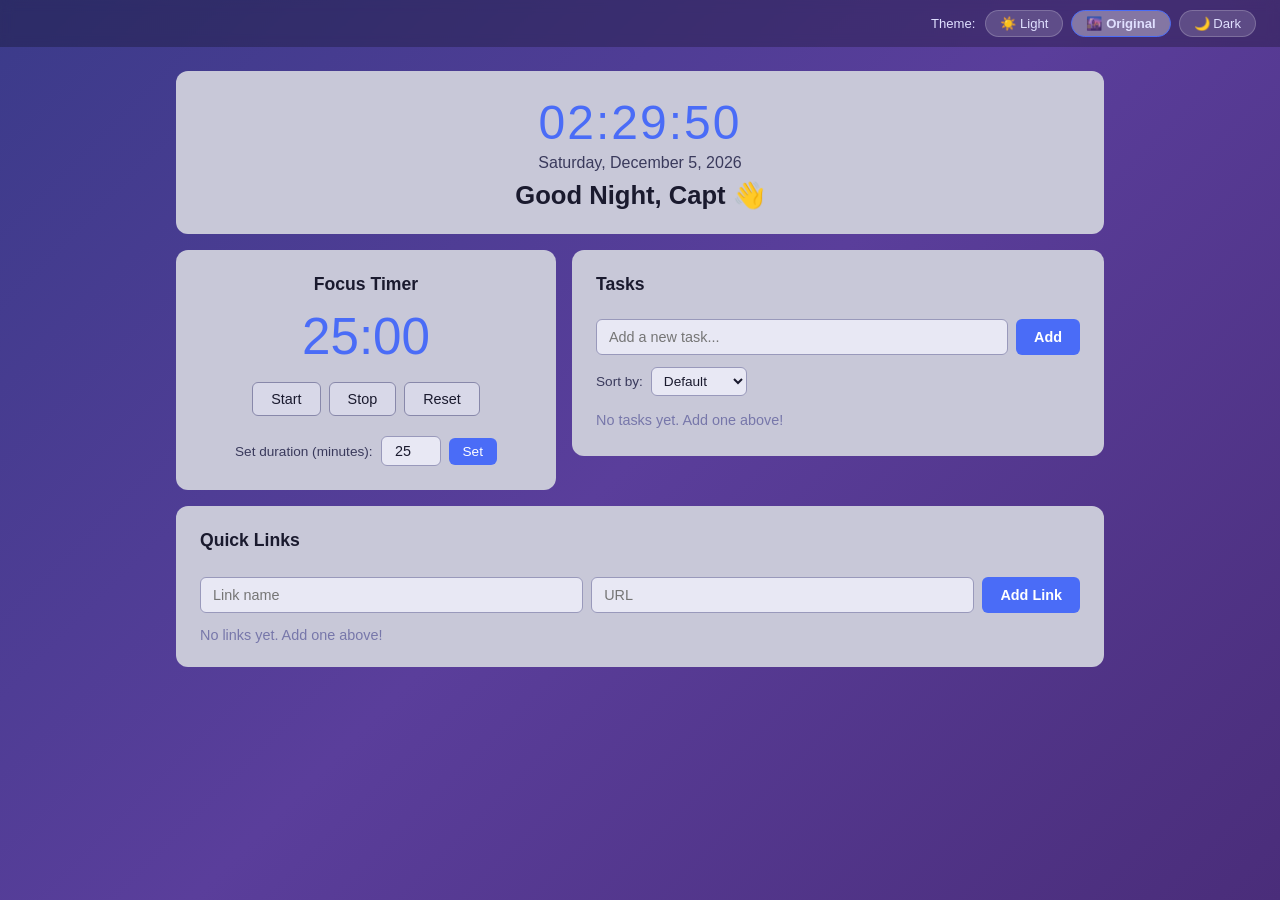
<file: index.html>
<!DOCTYPE html>
<html lang="en">

<head>
  <meta charset="UTF-8" />
  <meta name="viewport" content="width=device-width, initial-scale=1.0" />
  <title>Life Dashboard</title>
  <link rel="stylesheet" href="css/style.css" />
</head>

<body>

  <!-- Tombol ganti tema — pojok kanan atas -->
  <div class="theme-bar">
    <span class="theme-label">Theme:</span>
    <button class="theme-btn" data-theme="light"    aria-label="Light mode">☀️ Light</button>
    <button class="theme-btn" data-theme="original" aria-label="Original mode">🌆 Original</button>
    <button class="theme-btn" data-theme="dark"     aria-label="Dark mode">🌙 Dark</button>
  </div>

  <!-- Seluruh konten dashboard dibungkus dalam main -->
  <main class="dashboard">

    <!-- ==============================
         SECTION 1: Greeting & Clock
    ================================= -->
    <header class="card greeting-card">
      <p id="current-time" class="clock">00:00:00</p>
      <p id="current-date" class="date">Monday, January 1, 2026</p>
      <h1 id="greeting-text" class="greeting">Good Morning</h1>
    </header>

    <!-- ==============================
         SECTION 2 & 3: Timer + Tasks
         (side by side layout)
    ================================= -->
    <div class="row">

      <!-- Focus Timer -->
      <section class="card timer-card" aria-label="Focus Timer">
        <h2 class="section-title">Focus Timer</h2>
        <p id="timer-display" class="timer-display">25:00</p>

        <div class="timer-controls">
          <button id="btn-start" type="button">Start</button>
          <button id="btn-stop"  type="button">Stop</button>
          <button id="btn-reset" type="button">Reset</button>
        </div>

        <!-- Challenge: Change Pomodoro time -->
        <div class="timer-custom">
          <label for="custom-minutes">Set duration (minutes):</label>
          <input
            id="custom-minutes"
            type="number"
            min="1"
            max="60"
            value="25"
          />
          <button id="btn-set-timer" type="button">Set</button>
        </div>
      </section>

      <!-- Tasks -->
      <section class="card tasks-card" aria-label="Tasks">
        <h2 class="section-title">Tasks</h2>

        <!-- Form tambah task -->
        <form id="task-form" class="task-form">
          <input
            id="task-input"
            type="text"
            placeholder="Add a new task..."
            autocomplete="off"
          />
          <button type="submit">Add</button>
        </form>

        <!-- Challenge: Sort tasks -->
        <div class="task-sort">
          <label for="sort-select">Sort by:</label>
          <select id="sort-select">
            <option value="default">Default</option>
            <option value="az">A → Z</option>
            <option value="za">Z → A</option>
            <option value="done">Done last</option>
          </select>
        </div>

        <!-- List task akan di-render oleh JavaScript -->
        <ul id="task-list" class="task-list" aria-label="Task list">
          <!-- task di-render oleh JS -->
        </ul>
      </section>

    </div><!-- end .row -->

    <!-- ==============================
         SECTION 4: Quick Links
    ================================= -->
    <section class="card links-card" aria-label="Quick Links">
      <h2 class="section-title">Quick Links</h2>

      <!-- Form tambah link -->
      <form id="link-form" class="link-form">
        <input
          id="link-name"
          type="text"
          placeholder="Link name"
          autocomplete="off"
        />
        <input
          id="link-url"
          type="url"
          placeholder="URL"
          autocomplete="off"
        />
        <button type="submit">Add Link</button>
      </form>

      <!-- List link akan di-render oleh JavaScript -->
      <div id="link-list" class="link-list" role="list" aria-label="Quick links">
        <!-- tombol link muncul di sini -->
      </div>
    </section>

  </main><!-- end .dashboard -->

  <script src="js/app.js"></script>

</body>

</html>
</file>
<file: css/style.css>
/* =============================================
   RESET & BASE
   ============================================= */
*, *::before, *::after {
  box-sizing: border-box;
  margin: 0;
  padding: 0;
}

/* =============================================
   CSS VARIABLES — dipakai oleh semua tema
   ============================================= */

/* DEFAULT = Original (ungu, persis gambar awal) */
:root {
  --bg-body:        linear-gradient(135deg, #3b3b8a 0%, #5a3e9b 50%, #4a2d7a 100%);
  --bg-card:        #c8c8d8;
  --bg-card-item:   #d8d8e8;
  --bg-input:       #e8e8f4;
  --bg-btn-neutral: #d8d8e8;
  --border-color:   #9999bb;
  --border-neutral: #8888aa;
  --text-primary:   #1a1a2e;
  --text-secondary: #3a3a5c;
  --text-muted:     #7777aa;
  --accent:         #4a6cf7;
  --accent-hover:   #3a5ce7;
  --btn-neutral-hover: #b8b8cc;
  --theme-bar-bg:   rgba(0, 0, 0, 0.25);
  --theme-bar-text: #e0e0ff;
  --theme-btn-bg:   rgba(255,255,255,0.15);
  --theme-btn-hover: rgba(255,255,255,0.28);
  --theme-btn-active: rgba(255,255,255,0.35);
}

/* LIGHT theme — putih / abu terang */
body.theme-light {
  --bg-body:        linear-gradient(135deg, #e8eaf6 0%, #f3e5f5 50%, #e1f5fe 100%);
  --bg-card:        #ffffff;
  --bg-card-item:   #f0f0f8;
  --bg-input:       #f5f5ff;
  --bg-btn-neutral: #e8e8f5;
  --border-color:   #b0b0d0;
  --border-neutral: #b8b8cc;
  --text-primary:   #111128;
  --text-secondary: #333355;
  --text-muted:     #8888aa;
  --accent:         #4a6cf7;
  --accent-hover:   #3a5ce7;
  --btn-neutral-hover: #d0d0e8;
  --theme-bar-bg:   rgba(255,255,255,0.55);
  --theme-bar-text: #333355;
  --theme-btn-bg:   rgba(74,108,247,0.12);
  --theme-btn-hover: rgba(74,108,247,0.22);
  --theme-btn-active: rgba(74,108,247,0.32);
}

/* DARK theme — hitam gelap */
body.theme-dark {
  --bg-body:        linear-gradient(135deg, #0d0d1a 0%, #12122a 50%, #0a0a18 100%);
  --bg-card:        #1e1e30;
  --bg-card-item:   #28283e;
  --bg-input:       #252538;
  --bg-btn-neutral: #2e2e44;
  --border-color:   #44446a;
  --border-neutral: #3a3a58;
  --text-primary:   #e8e8ff;
  --text-secondary: #aaaacc;
  --text-muted:     #6666aa;
  --accent:         #6a8cff;
  --accent-hover:   #5a7cef;
  --btn-neutral-hover: #3a3a58;
  --theme-bar-bg:   rgba(0, 0, 0, 0.45);
  --theme-bar-text: #aaaacc;
  --theme-btn-bg:   rgba(255,255,255,0.08);
  --theme-btn-hover: rgba(255,255,255,0.16);
  --theme-btn-active: rgba(255,255,255,0.22);
}

body {
  font-family: 'Segoe UI', Tahoma, Geneva, Verdana, sans-serif;
  font-size: 16px;
  background: var(--bg-body);
  min-height: 100vh;
  color: var(--text-primary);
  transition: background 0.3s, color 0.3s;
}


/* =============================================
   THEME BAR — tombol pilih tema
   ============================================= */
.theme-bar {
  display: flex;
  align-items: center;
  justify-content: flex-end;
  gap: 8px;
  padding: 10px 24px;
  background: var(--theme-bar-bg);
  backdrop-filter: blur(6px);
}

.theme-label {
  font-size: 0.82rem;
  color: var(--theme-bar-text);
  margin-right: 2px;
}

.theme-btn {
  padding: 5px 14px;
  border: 1px solid rgba(255,255,255,0.2);
  border-radius: 20px;
  background: var(--theme-btn-bg);
  color: var(--theme-bar-text);
  font-size: 0.82rem;
  cursor: pointer;
  transition: background 0.2s, border-color 0.2s;
}

.theme-btn:hover {
  background: var(--theme-btn-hover);
}

/* Tombol tema yang sedang aktif */
.theme-btn.active {
  background: var(--theme-btn-active);
  border-color: var(--accent);
  font-weight: 600;
}


/* =============================================
   LAYOUT: DASHBOARD WRAPPER
   ============================================= */
.dashboard {
  max-width: 960px;
  margin: 0 auto;
  padding: 24px 16px;
  display: flex;
  flex-direction: column;
  gap: 16px;
}


/* =============================================
   CARD — base style untuk semua widget
   ============================================= */
.card {
  background-color: var(--bg-card);
  border-radius: 12px;
  padding: 24px;
  transition: background-color 0.3s;
}


/* =============================================
   SECTION 1: GREETING CARD
   ============================================= */
.greeting-card {
  text-align: center;
}

/* Jam besar berwarna biru seperti di gambar */
.clock {
  font-size: 3rem;
  font-weight: 400;
  color: var(--accent);
  letter-spacing: 2px;
  margin-bottom: 4px;
}

/* Tanggal */
.date {
  font-size: 1rem;
  color: var(--text-secondary);
  margin-bottom: 8px;
}

/* Teks "Good Morning, Windra" */
.greeting {
  font-size: 1.6rem;
  font-weight: 700;
  color: var(--text-primary);
}


/* =============================================
   ROW: timer dan tasks sejajar
   ============================================= */
.row {
  display: grid;
  grid-template-columns: 1fr 1.4fr;
  gap: 16px;
  align-items: start;
}


/* =============================================
   SECTION 2: FOCUS TIMER
   ============================================= */
.timer-card {
  text-align: center;
}

.section-title {
  font-size: 1.1rem;
  font-weight: 700;
  color: var(--text-primary);
  margin-bottom: 12px;
}

/* Angka timer besar berwarna biru */
.timer-display {
  font-size: 3.2rem;
  font-weight: 400;
  color: var(--accent);
  margin-bottom: 16px;
}

/* Wrapper 3 tombol timer */
.timer-controls {
  display: flex;
  justify-content: center;
  gap: 8px;
  margin-bottom: 20px;
}

/* Tombol Start / Stop / Reset */
.timer-controls button {
  padding: 8px 18px;
  border: 1px solid var(--border-neutral);
  border-radius: 6px;
  background-color: var(--bg-btn-neutral);
  color: var(--text-primary);
  font-size: 0.9rem;
  cursor: pointer;
  transition: background-color 0.2s;
}

.timer-controls button:hover {
  background-color: var(--btn-neutral-hover);
}

/* Challenge: input ganti durasi */
.timer-custom {
  display: flex;
  align-items: center;
  justify-content: center;
  gap: 8px;
  flex-wrap: wrap;
  font-size: 0.85rem;
  color: var(--text-secondary);
}

.timer-custom input[type="number"] {
  width: 60px;
  padding: 6px 8px;
  border: 1px solid var(--border-color);
  border-radius: 6px;
  background-color: var(--bg-input);
  text-align: center;
  font-size: 0.9rem;
  color: var(--text-primary);
}

.timer-custom input[type="number"]:focus {
  outline: 2px solid var(--accent);
  outline-offset: 1px;
}

#btn-set-timer {
  padding: 6px 14px;
  background-color: var(--accent);
  color: #fff;
  border: none;
  border-radius: 6px;
  font-size: 0.85rem;
  cursor: pointer;
  transition: background-color 0.2s;
}

#btn-set-timer:hover {
  background-color: var(--accent-hover);
}


/* =============================================
   SECTION 3: TASKS
   ============================================= */
.tasks-card {
  display: flex;
  flex-direction: column;
  gap: 12px;
}

/* Form input task + tombol Add */
.task-form {
  display: flex;
  gap: 8px;
}

.task-form input[type="text"] {
  flex: 1;
  padding: 9px 12px;
  border: 1px solid var(--border-color);
  border-radius: 6px;
  background-color: var(--bg-input);
  font-size: 0.9rem;
  color: var(--text-primary);
}

.task-form input[type="text"]:focus {
  outline: 2px solid var(--accent);
  outline-offset: 1px;
}

.task-form button {
  padding: 9px 18px;
  background-color: var(--accent);
  color: #fff;
  border: none;
  border-radius: 6px;
  font-size: 0.9rem;
  font-weight: 600;
  cursor: pointer;
  transition: background-color 0.2s;
}

.task-form button:hover {
  background-color: var(--accent-hover);
}

/* Challenge: sort dropdown */
.task-sort {
  display: flex;
  align-items: center;
  gap: 8px;
  font-size: 0.85rem;
  color: var(--text-secondary);
}

.task-sort select {
  padding: 5px 8px;
  border: 1px solid var(--border-color);
  border-radius: 6px;
  background-color: var(--bg-input);
  font-size: 0.85rem;
  color: var(--text-primary);
  cursor: pointer;
}

.task-sort select:focus {
  outline: 2px solid var(--accent);
}

/* List tugas */
.task-list {
  list-style: none;
  display: flex;
  flex-direction: column;
  gap: 8px;
}

/* Setiap item task */
.task-item {
  display: flex;
  align-items: center;
  gap: 10px;
  padding: 8px 10px;
  background-color: var(--bg-card-item);
  border-radius: 6px;
  transition: background-color 0.3s;
}

.task-item input[type="checkbox"] {
  width: 16px;
  height: 16px;
  cursor: pointer;
  accent-color: var(--accent);
  flex-shrink: 0;
}

/* Teks nama task */
.task-item .task-name {
  flex: 1;
  font-size: 0.95rem;
  color: var(--text-primary);
  word-break: break-word;
}

/* Task yang sudah dicentang — diberi coret */
.task-item.done .task-name {
  text-decoration: line-through;
  color: var(--text-muted);
}

/* Tombol Delete per task */
.task-item .btn-delete-task {
  padding: 5px 12px;
  background-color: #d94f4f;
  color: #fff;
  border: none;
  border-radius: 6px;
  font-size: 0.82rem;
  font-weight: 600;
  cursor: pointer;
  flex-shrink: 0;
  transition: background-color 0.2s;
}

.task-item .btn-delete-task:hover {
  background-color: #bb3333;
}

/* Tombol Edit per task */
.task-item .btn-edit-task {
  padding: 5px 12px;
  background-color: #5a7adf;
  color: #fff;
  border: none;
  border-radius: 6px;
  font-size: 0.82rem;
  font-weight: 600;
  cursor: pointer;
  flex-shrink: 0;
  transition: background-color 0.2s;
}

.task-item .btn-edit-task:hover {
  background-color: #3a5abf;
}

/* Input inline saat mode edit aktif */
.task-item .task-edit-input {
  flex: 1;
  padding: 5px 8px;
  border: 1px solid var(--accent);
  border-radius: 6px;
  background-color: var(--bg-input);
  font-size: 0.92rem;
  color: var(--text-primary);
  outline: none;
  box-shadow: 0 0 0 2px rgba(74, 108, 247, 0.25);
}

/* Tombol Save saat mode edit aktif */
.task-item .btn-save-task {
  padding: 5px 12px;
  background-color: #38a169;
  color: #fff;
  border: none;
  border-radius: 6px;
  font-size: 0.82rem;
  font-weight: 600;
  cursor: pointer;
  flex-shrink: 0;
  transition: background-color 0.2s;
}

.task-item .btn-save-task:hover {
  background-color: #276749;
}


/* =============================================
   SECTION 4: QUICK LINKS
   ============================================= */
.links-card {
  display: flex;
  flex-direction: column;
  gap: 14px;
}

/* Form input link name + URL + tombol Add Link */
.link-form {
  display: flex;
  gap: 8px;
  flex-wrap: wrap;
}

.link-form input[type="text"],
.link-form input[type="url"] {
  flex: 1;
  min-width: 100px;
  padding: 9px 12px;
  border: 1px solid var(--border-color);
  border-radius: 6px;
  background-color: var(--bg-input);
  font-size: 0.9rem;
  color: var(--text-primary);
}

.link-form input:focus {
  outline: 2px solid var(--accent);
  outline-offset: 1px;
}

.link-form button {
  padding: 9px 18px;
  background-color: var(--accent);
  color: #fff;
  border: none;
  border-radius: 6px;
  font-size: 0.9rem;
  font-weight: 600;
  cursor: pointer;
  transition: background-color 0.2s;
}

.link-form button:hover {
  background-color: var(--accent-hover);
}

/* Area tombol-tombol link */
.link-list {
  display: flex;
  flex-wrap: wrap;
  gap: 10px;
}

/* Setiap link item: tombol + tanda x */
.link-item {
  display: inline-flex;
  align-items: center;
  gap: 0;
  border-radius: 8px;
  overflow: hidden;
}

/* Tombol link yang bisa diklik untuk buka website */
.link-item a {
  display: inline-block;
  padding: 9px 16px;
  background-color: var(--accent);
  color: #fff;
  text-decoration: none;
  font-size: 0.9rem;
  font-weight: 500;
  transition: background-color 0.2s;
}

.link-item a:hover {
  background-color: var(--accent-hover);
}

/* Tombol X untuk hapus link */
.link-item .btn-delete-link {
  padding: 9px 8px;
  background-color: #3a55cc;
  color: #fff;
  border: none;
  font-size: 0.9rem;
  font-weight: 700;
  cursor: pointer;
  line-height: 1;
  transition: background-color 0.2s;
}

.link-item .btn-delete-link:hover {
  background-color: #d94f4f;
}


/* =============================================
   RESPONSIVE — layar kecil
   ============================================= */
@media (max-width: 640px) {
  .row {
    grid-template-columns: 1fr;
  }

  .clock {
    font-size: 2.2rem;
  }

  .timer-display {
    font-size: 2.4rem;
  }

  .link-form {
    flex-direction: column;
  }
}
</file>
